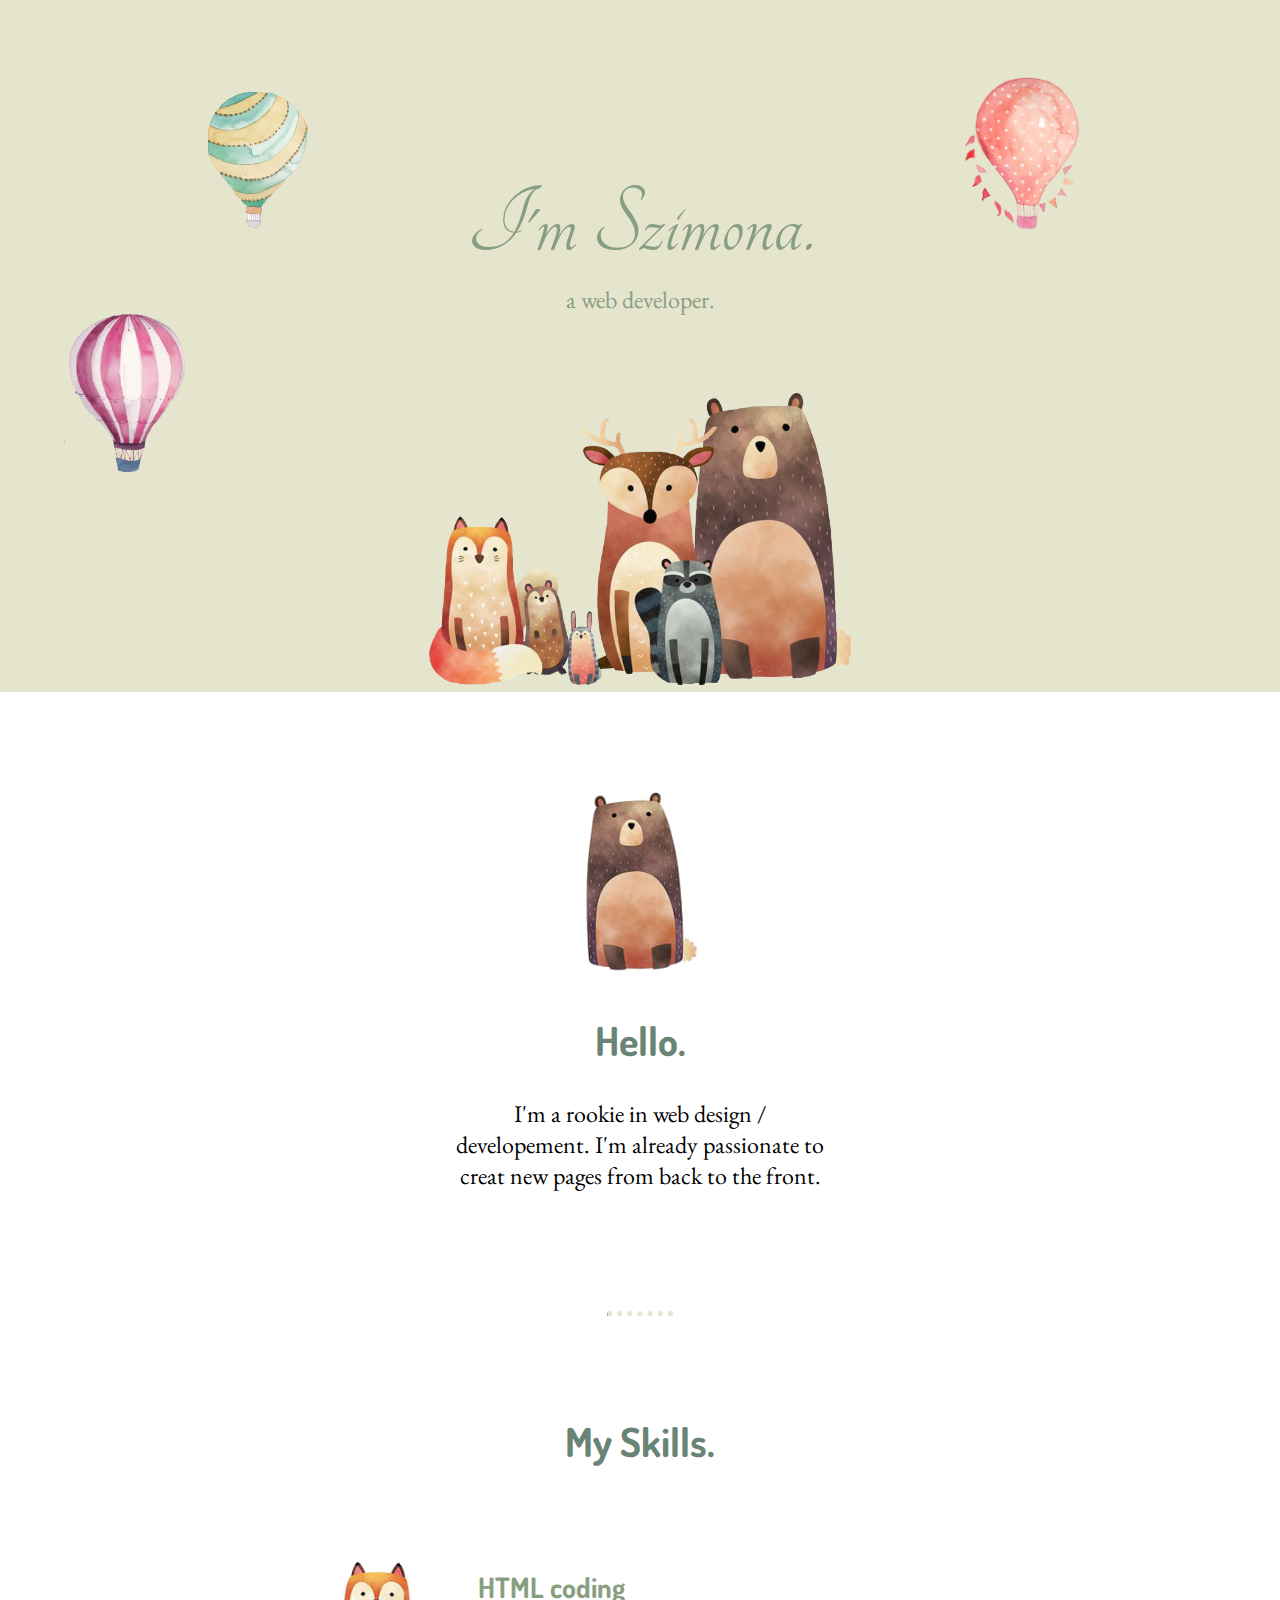
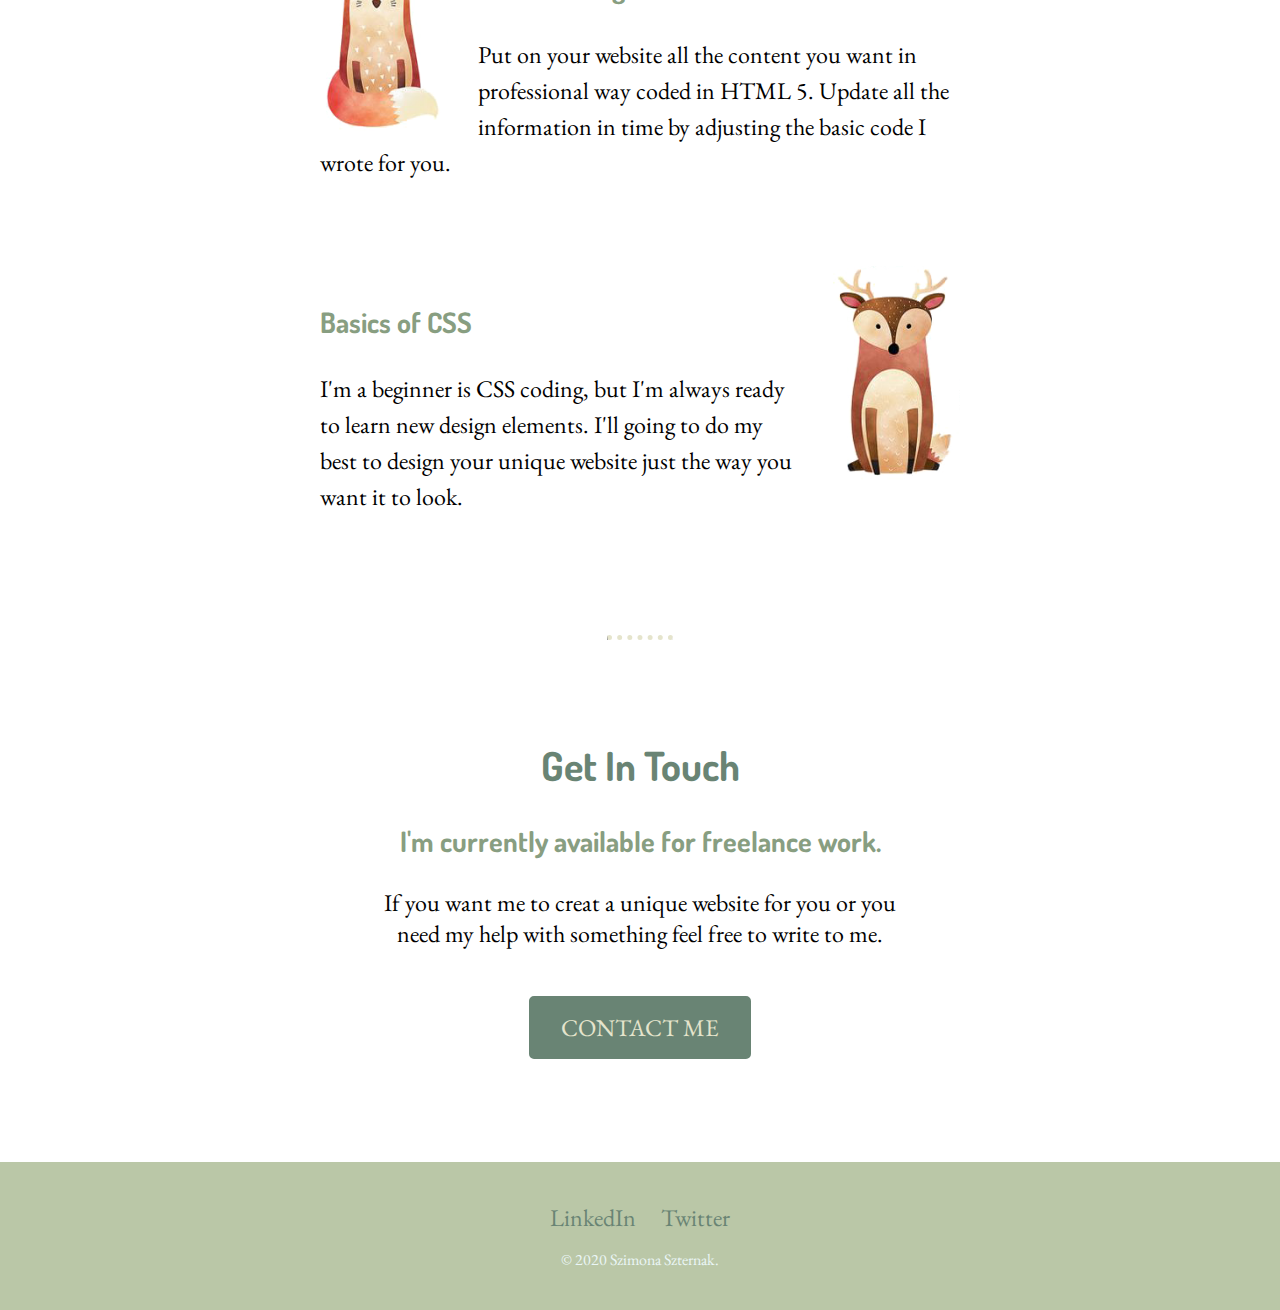
<file: index.html>
<!DOCTYPE html>
<html lang="en" dir="ltr">
  <head>
    <meta charset="utf-8">
    <title>Szimona Szternak</title>
    <link rel="stylesheet" href="css/styles.css">
    <link rel="icon" href="/favicon-bear.ico" type="image/x-icon">
    <link href="https://fonts.googleapis.com/css?family=Dosis|EB+Garamond|Tangerine&display=swap" rel="stylesheet">

  </head>
  <body>
    <div class="top-container">
    <!-- <img class="top-cloud" src="images/cloud.png" alt="cloud-img"> -->
<img  class="balloon2" src="images/balloon2.png" alt="balloon2-img">
      <h1>I'm Szimona.</h1>
      <p class="web-developer">a web developer.</p>
      <img class="balloon1" src="images/balloon1.png" alt="balloon1-img">
      <img class="balloon4" src="images/balloon4.png" alt="balloon4-img">
      <!-- <img class="bottom-cloud" src="images/cloud.png" alt="cloud-img"> -->
    <img src="images/animals.png" alt="animals-img" class="animals-img">
    </div>
    <div class="middle-container">
      <div class="profile">
        <img class="bear-img"src="images/bear.png" alt="bear-img">
        <h2>Hello.</h2>
        <p>I'm a rookie in web design / developement. I'm already passionate to creat new pages from back to the front. </p>
      </div>
      <hr>
      <div class="skills">
        <h2>My Skills.</h2>
        <div class="skill-row">
          <img class="fox-img" src="images/fox.png" alt="fox-img">
          <h3>HTML coding</h3>
          <p>Put on your website all the content you want in professional way coded in HTML 5. Update all the information in time by adjusting the basic code I wrote for you.</p>
        </div>
        <div class="skill-row">
          <img class="deer-img" src="images/deer.png" alt="deer-img">
          <h3>Basics of CSS</h3>
          <p>I'm a beginner is CSS coding, but I'm always ready to learn new design elements. I'll going to do my best to design your unique website just the way you want it to look.</p>
        </div>
      </div>
      <hr>
      <div class="contact-me">
        <h2>Get In Touch</h2>
        <h3>I'm currently available for freelance work.</h3>
        <p>If you want me to creat a unique website for you or you need my help with something feel free to write to me.</p>
        <button class="btn" onclick='window.location.href="mailto:szterszimi@gmail.com";'>CONTACT ME</button>
      </div>
    </div>


    <div class="bottom-container">
      <a class="footer-link" href="https://www.linkedin.com/">LinkedIn</a>
      <a class="footer-link" href="https://twitter.com/">Twitter</a>
      <p class="copyright">© 2020 Szimona Szternak.</p>
    </div>

  </body>
</html>
</file>
<file: css/styles.css>
body {
  margin: 0;
  text-align: center;
  font-family: 'EB Garamond', serif;
  font-size: 150%;
}

p {
  padding-bottom: 20px;
}

.top-container {
  background-color: #e5e4cc;
  position: relative;
  padding-top: 120px;
}

h1 {
  margin-top: 50px auto 0 auto;
  font-family: 'Tangerine', cursive;
  font-size: 6.3rem;
  color: #889e81;
  line-height: 0.75;
  font-weight: normal;
}

h2 {
  font-family: 'Dosis', sans-serif;
  font-size: 2.5rem;
  color: #698474;

}

h3 {
  font-family: 'Dosis', sans-serif;
  color: #889e81;

}

/* .bottom-cloud {
  position: absolute;
  left: 15%;
  bottom: 50%;
  width: 10%;
  /* height: 130px;
  width: 200px; */
/* .top-cloud {
  position: absolute;
  right: 15%;
  top: 10%;
  width: 15%;
  /* top: 100px;
  right: 300px;
  height: 130px;
  width: 200px; */
.web-developer {
  position: relative;
  bottom: 40px;
  color: #889e81;
  font-weight: normal;
  line-height: 0.75;
}

a {
  color: #698474;
  padding: 10px;
  margin-top: 60px;
  font-family: 'EB Garamond', serif;
  text-decoration: none;
}

a:hover {
  color: #e5e4cc;
}

.skill-row {
  width: 50%;
  margin: 100px auto;
  text-align: left;
  line-height: 1.5;
}

.animals-img {
  width: 33%;
}

.bear-img {
  width: 35%;
}

.fox-img {
 width: 20%;
 float: left;
 margin-right: 30px;
 position: relative;
 bottom: 5px;
}

.deer-img {
  width: 20%;
  float: right;
  margin-left: 30px;
  position: relative;
  bottom: 35px;
}

hr {
  width: 5%;
  border-bottom: none;
  border-top: 5px dotted #e5e4cc;
  margin-top: 100px;
  margin-bottom: 100px;
}

.bottom-container {
  background-color: #bac7a7;
  padding: 40px;
}

.copyright {
  color: #EAF6F6;
  font-size: 1rem;
  margin-bottom:0;
  padding:0;
  }

  button {
    background-color:  #698474;
    border: solid white;
    padding: 16px 32px;
    border-radius: 8px;
    text-decoration: none;
    color:  #e5e4cc;
    font-size: 1.5rem;
    font-family: 'EB Garamond', serif;
  }

  button:hover {
    border: solid #698474;
    background-color:  #e5e4cc;
    padding: 16px 32px;
    border-radius: 8px;
    text-decoration: none;
    color:#698474;
    font-size: 1.5rem;
    font-family: 'EB Garamond', serif;
  }

  .profile {
    width: 30%;
    margin: 100px auto auto auto;
  }

  .contact-me {
    width: 40%;
    margin: 100px auto;
  }
 .balloon1 {
   width: 10%;
   position: absolute;
   left: 15%;
   bottom: 65%;

 }
 .balloon2 {
   width: 10%;
   position: absolute;
   right: 15%;
   top: 10%;
 }

 .balloon4 {
   width:10%;
   position: absolute;
   left: 5%;
   bottom: 30%;
 }
</file>
